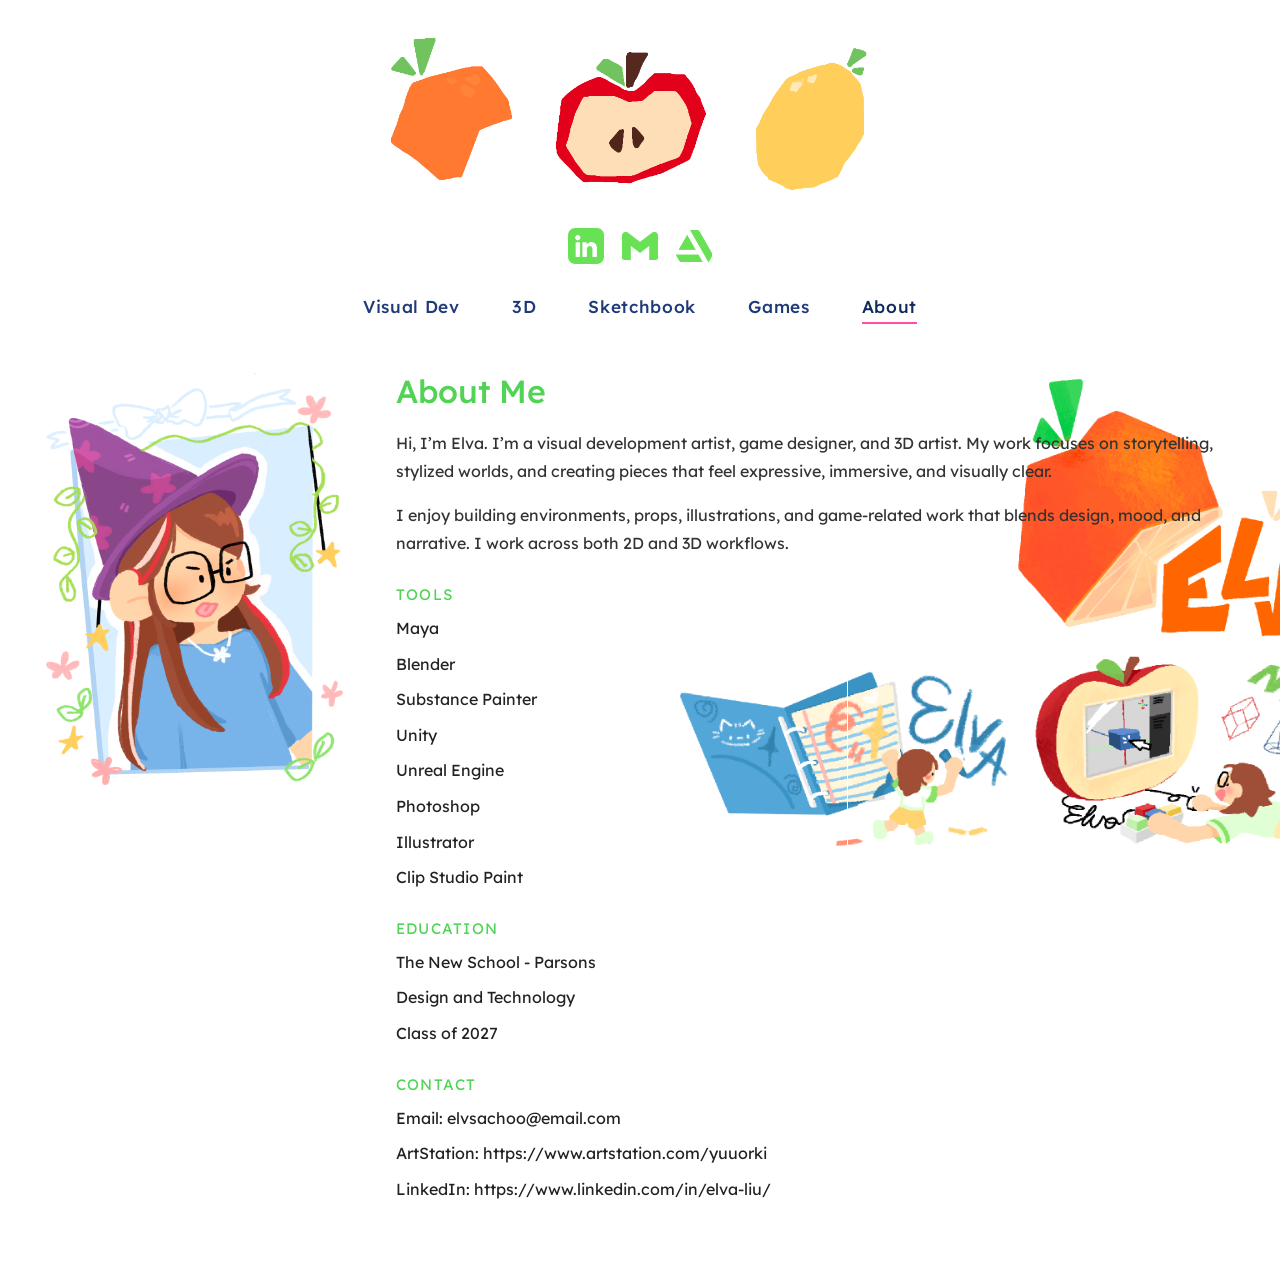
<file: about.html>
<!DOCTYPE html>
<html lang="en">
<head>
  <meta charset="UTF-8" />
  <meta name="viewport" content="width=device-width, initial-scale=1.0" />
  <title>Elva | About</title>
  <link rel="icon" type="image/x-icon" href="logos/lo.png">

  <link rel="stylesheet" href="style.css" />

  <link rel="preconnect" href="https://fonts.googleapis.com">
  <link rel="preconnect" href="https://fonts.gstatic.com" crossorigin>
  <link href="https://fonts.googleapis.com/css2?family=Lexend:wght@300;400;500;600&display=swap" rel="stylesheet">
  <link rel="stylesheet" href="style.css" />
</head>
<body>

  <section class="intro-header2">
    <img src="logos/fruits.png" alt="Elva name logo" class="name-logo" />
  </section>

  <div class="social-bar">
    <a href="https://www.linkedin.com/in/elva-liu/" target="_blank" rel="noopener noreferrer">
      <img src="logos/link.png" alt="LinkedIn">
    </a>
  
    <a href="mailto:elvaschoo@gmail.com"  target="_blank" rel="noopener noreferrer">
      <img src="logos/mail.png" alt="Email" >
    </a>
  
    <a href="https://www.artstation.com/yuuorki" target="_blank" rel="noopener noreferrer">
      <img src="logos/artstat.png" alt="ArtStation">
    </a>
  </div>


  <header class="topbar">
    <nav>
      <ul class="nav-links">
        <li><a href="index.html">Visual Dev</a></li>
        <li><a href="3d.html">3D</a></li>
        <li><a href="sketchbook.html">Sketchbook</a></li>
        <li><a href="games.html">Games</a></li>
        <li><a href="about.html" class="active">About</a></li>
      </ul>
    </nav>
  </header>




  <main class="page-content">
    <section class="about-layout">
      <img src="logos/me.png" alt="Profile image" class="about-image" />

      <div class="about-text">
        <h1>About Me</h1>

        <p>
          Hi, I’m Elva. I’m a visual development artist, game designer, and 3D artist.
          My work focuses on storytelling, stylized worlds, and creating pieces that feel
          expressive, immersive, and visually clear.
        </p>

        <p>
          I enjoy building environments, props, illustrations, and game-related work that
          blends design, mood, and narrative. I work across both 2D and 3D workflows.
        </p>

        <div class="about-section-title">Tools</div>
        <ul class="info-list">
          <li>Maya</li>
          <li>Blender</li>
          <li>Substance Painter</li>
          <li>Unity</li>
          <li>Unreal Engine</li>
          <li>Photoshop</li>
          <li>Illustrator</li>
          <li>Clip Studio Paint</li>
        </ul>

        <div class="about-section-title">Education</div>
        <ul class="info-list">
          <li>The New School - Parsons</li>
          <li>Design and Technology </li>
          <li>Class of 2027 </li>
        </ul>


        <div class="about-section-title">Contact</div>
        <ul class="info-list">
          <li>Email: elvsachoo@email.com</li>
          <li>ArtStation: https://www.artstation.com/yuuorki </li>
          <li>LinkedIn: https://www.linkedin.com/in/elva-liu/ </li>
        </ul>
      </div>
    </section>

    <div class="bg"></div>
    
  </main>

</body>
</html>
</file>
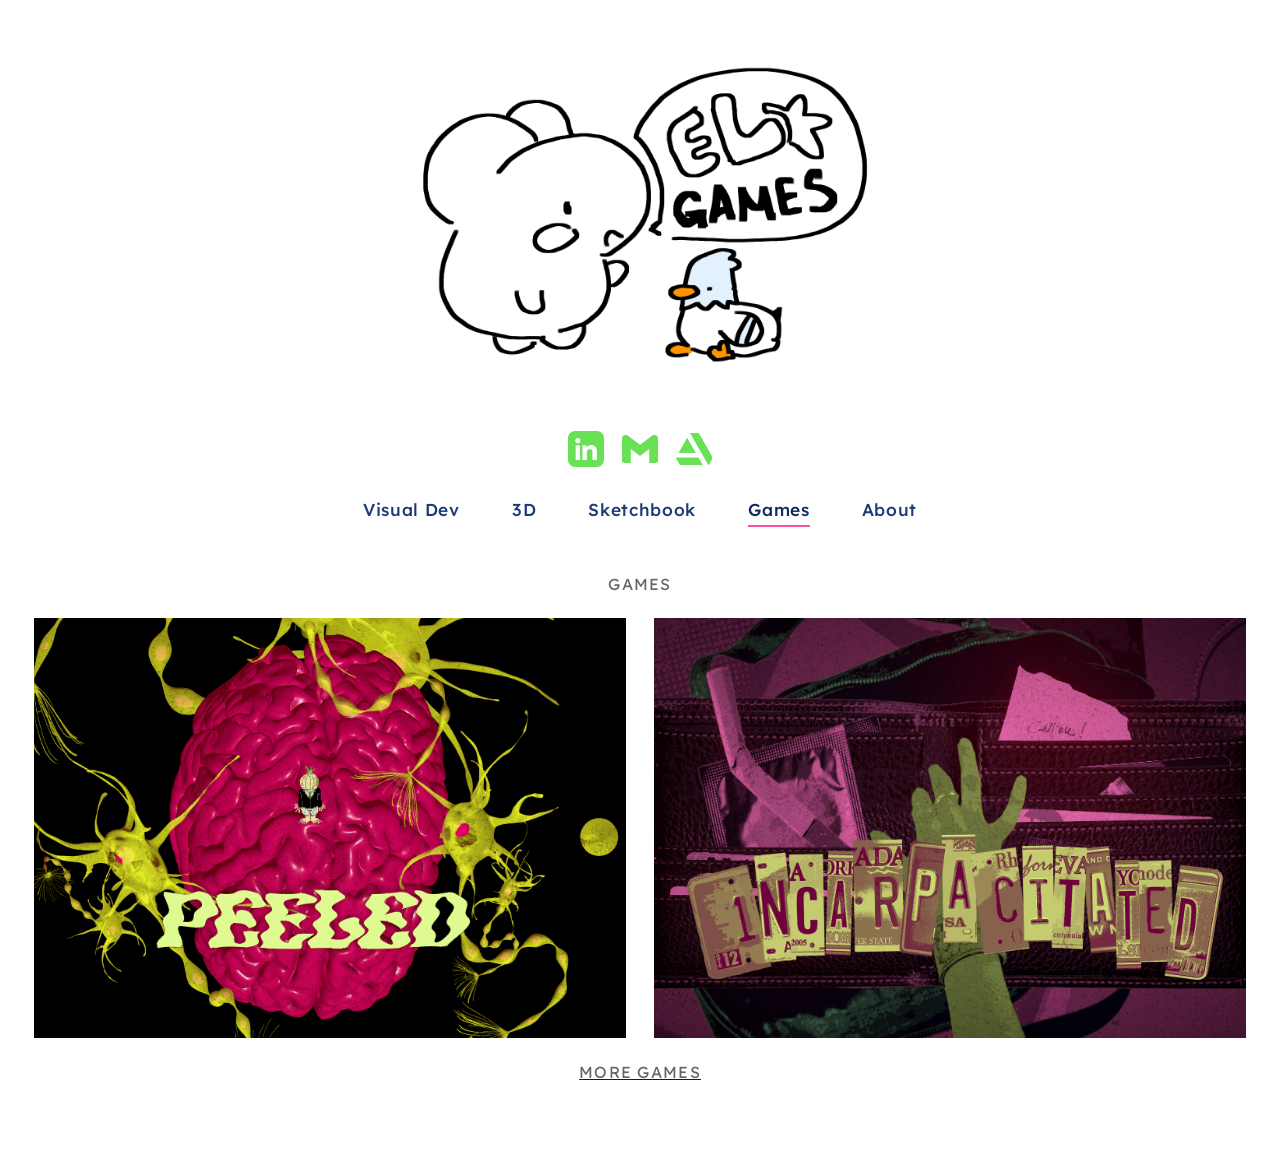
<file: games.html>
<!DOCTYPE html>
<html lang="en">
<head>
  <meta charset="UTF-8" />
  <meta name="viewport" content="width=device-width, initial-scale=1.0" />
  <title>Elva | Games</title>
  <link rel="icon" type="image/x-icon" href="logos/lo.png">

  <link rel="stylesheet" href="style.css" />

  <link rel="preconnect" href="https://fonts.googleapis.com">
  <link rel="preconnect" href="https://fonts.gstatic.com" crossorigin>
  <link href="https://fonts.googleapis.com/css2?family=Lexend:wght@300;400;500;600&display=swap" rel="stylesheet">
  <link rel="stylesheet" href="style.css" />
</head>
<body>

  <section class="intro-header">
    <img src="logos/fgaamelogo.png" alt="Elva name logo" class="name-logo" />
  </section>


  <div class="social-bar">
    <a href="https://www.linkedin.com/in/elva-liu/" target="_blank" rel="noopener noreferrer">
      <img src="logos/link.png" alt="LinkedIn">
    </a>
  
    <a href="mailto:elvaschoo@gmail.com"  target="_blank" rel="noopener noreferrer">
      <img src="logos/mail.png" alt="Email" >
    </a>
  
    <a href="https://www.artstation.com/yuuorki" target="_blank" rel="noopener noreferrer">
      <img src="logos/artstat.png" alt="ArtStation">
    </a>
  </div>


  <header class="topbar">
    <nav>
      <ul class="nav-links">
        <li><a href="index.html">Visual Dev</a></li>
        <li><a href="3d.html">3D</a></li>
        <li><a href="sketchbook.html">Sketchbook</a></li>
        <li><a href="games.html" class="active">Games</a></li>
        <li><a href="about.html">About</a></li>
      </ul>
    </nav>
  </header>

  <main class="page-content">
    <h2 class="page-title">Games</h2>

    <section class="gallery-grid">
      <div class="art-card">
        <a href="OnionGame.html"> <img src="game/Peel_ImageCard.png" alt="Game project 1" /></a>
       
      </div>
      <div class="art-card">
        <a href="incarGame.html">  <img src="game/inCar_gametitle.png" alt="Game project 2" /> </a>
      </div>

<!--       
      <div class="art-card">
        <img src="images/game3.jpg" alt="Game project 3" />
      </div>
      <div class="art-card">
        <img src="images/game1.jpg" alt="Game project 4" />
      </div>
      <div class="art-card">
        <img src="images/game2.jpg" alt="Game project 5" />
      </div>
      <div class="art-card">
        <img src="images/game3.jpg" alt="Game project 6" />
      </div> -->
    </section>

    <div>  <a href="https://elvaxx.itch.io/" target="_blank" rel="noopener noreferrer"><h2 class="link">more games</h2 ></a> </div>



  </main>



  <script src="script.js"></script>
</body>
</html>
</file>
<file: style.css>
* {
  margin: 0;
  padding: 0;
  box-sizing: border-box;
}

html {
  scroll-behavior: smooth;
}

body {
  background: #ffffff;
  color: #222;
  font-family: "Lexend", sans-serif;
}

/* big top name area */
.intro-header {
  height: 47vh;
  
  min-height: 20px;
  display: flex;
  align-items: flex-end;
  justify-content: center;
  padding-bottom: 5px;
  background: #ffffff;
}

.intro-header2 {
  height: 10px;
  margin-top: 40px;
  min-height: 180px;
  display: flex;
  align-items: flex-end;
  justify-content: center;
  margin-bottom: 1px;
  
}

.name-logo {
  width: 58%;
  max-width: 560px;
  height: auto;
  display: block;
}

/* sticky centered nav */
.topbar {
  position: sticky;
  top: 0;
  z-index: 1000;
  background: #ffffff;
  padding: 18px 20px 20px;
}

.topbar nav {
  display: flex;
  justify-content: center;
}

.nav-links {
  list-style: none;
  display: flex;
  gap: 52px;
  flex-wrap: wrap;
  justify-content: center;
}

.nav-links a {
  position: relative;
  text-decoration: none;
  color: #1f3a78;
  font-size: 1.08rem;
  font-weight: 500;
  letter-spacing: 0.04em;
  transition: color 0.2s ease;
}

.nav-links a::after {
  content: "";
  position: absolute;
  left: 0;
  bottom: -7px;
  width: 0;
  height: 2px;
  background: #ff4fa3;
  transition: width 0.22s ease;
}

.nav-links a:hover,
.nav-links a.active {
  color: #102a5c;
}

.nav-links a:hover::after,
.nav-links a.active::after {
  width: 100%;
}
/* page spacing */
.page-content {
  max-width: 1300px;
  margin: 0 auto;
  padding: 34px 34px 70px;
}

.page-title {
  font-size: 1rem;
  font-weight: 400;
  letter-spacing: 0.08em;
  color: #666;
  
  margin-bottom: 24px;
  text-transform: uppercase;
  text-align: center;
}

.link{
  font-size: 1rem;
  font-weight: 400;
  letter-spacing: 0.08em;
  color: #666;
  margin-top: 24px;
  margin-bottom: 24px;
  text-transform: uppercase;
  text-align: center;
}
.link:hover{

  color: #38e15f;
  margin-top: 24px;
  margin-bottom: 24px;
  text-transform: uppercase;
  text-align: center;
}

/* BIG 2-column gallery */
.gallery-grid {
  display: grid;
  grid-template-columns: repeat(2, 1fr);
  gap: 28px;
}


.art-card {
  position: relative;
  width: 100%;
  height: 420px;
  overflow: hidden;
  background: #f2f2f2;
  cursor: pointer;
}

.art-card img {
  width: 100%;
  height: 100%;
  object-fit: cover;
  transition: transform 0.3s ease;
}

.art-card:hover img {
  transform: scale(1.045);
}

/* 3d software bar */
.software-card .software-bar {
  position: absolute;
  left: 0;
  bottom: 0;
  width: 100%;
  padding: 14px 16px;
  background: rgba(198, 255, 75, 0.96);
  color: #111;
  font-size: 0.92rem;
  font-weight: 400;
  transform: translateY(100%);
  transition: transform 0.25s ease;
}

.software-card:hover .software-bar {
  transform: translateY(0);
}

/* about page */
.about-layout {
  display: grid;
  grid-template-columns: 320px 1fr;
  gap: 42px;
  align-items: start;
}

.about-image {
  width: 100%;
  height: 420px;
  object-fit: cover;

}

.about-text h1 {
  font-size: 2rem;
  font-weight: 500;
  margin-bottom: 18px;
  color: #51d355;
}

.about-text p {
  line-height: 1.75;
  margin-bottom: 16px;
  color: #333;
}

.about-section-title {
  margin-top: 28px;
  margin-bottom: 12px;
  font-size: 0.95rem;
  letter-spacing: 0.08em;
  text-transform: uppercase;
  color: #51d355;
}

.info-list {
  list-style: none;
}

.info-list li {
  margin-bottom: 10px;
  line-height: 1.6;
}

/* fullscreen lightbox */
.lightbox {
  position: fixed;
  inset: 0;
  background: rgba(255, 255, 255, 0.93);
  display: none;
  justify-content: center;
  align-items: center;
  z-index: 3000;
  padding: 40px;
}

.lightbox.show {
  display: flex;
}

.lightbox-image {
  max-width: 90vw;
  max-height: 88vh;
  object-fit: contain;
}

.lightbox-close {
  position: absolute;
  top: 24px;
  right: 24px;
  width: 52px;
  height: 52px;
  border: none;
  background: white;
  color: #111;
  font-size: 2rem;
  cursor: pointer;
}

.lightbox-arrow {
  position: absolute;
  top: 50%;
  transform: translateY(-50%);
  width: 56px;
  height: 56px;
  border: none;
  background: white;
  color: #111;
  font-size: 2rem;
  cursor: pointer;
}

.lightbox-arrow.left {
  left: 24px;
}

.lightbox-arrow.right {
  right: 24px;
}

.lightbox-close:hover,
.lightbox-arrow:hover {
  opacity: 0.9;
}


.image-group {
  margin-bottom: 40px;
}


.visdev-container {
  max-width: 900px;
  margin: 0 auto;
}

.visdev-piece {
  margin-bottom: 10px;
  display: block;
  clear: both;
}

.visdev-main-card {
  position: relative;
  width: 100%;
  height: auto !important;
  background: transparent;

  margin-bottom: 14px;
}

/* BIG hero image */
.main-image {
  width: 100%;
  height: auto;
  object-fit: contain;
  margin-bottom: 12px;
  display: block;
}
.sub-images {
  display: flex;
  gap: 16px;
  justify-content: center;
}

.sub-images img {
  height: 150px;
}

.sub-images2 {
  display: flex;
  gap: 16px;
  justify-content: center;
}

.sub-images2 img {
  height: 350px;
}

/* hover effect (your style) */
.visdev-container img {
  transition: transform 0.2s ease;
}

.visdev-container img:hover {
  transform: scale(1.03);
}

.main-image,
.sub-images img {
  cursor: pointer;
}

.visdev-card {
  position: relative;
  overflow: hidden;
  cursor: pointer;
}

/* green bar */
.visdev-bar {
  position: absolute;
  left: 0;
  bottom: 0;
  width: 100%;
  padding: 14px 16px;
  background: rgba(198, 255, 75, 0.96);
  color: #111;
  font-size: 0.92rem;
  transform: translateY(100%);
  transition: transform 0.25s ease;
}

/* show on hover */
.visdev-card:hover .visdev-bar {
  transform: translateY(0);
}

.visdev-card img {
  transition: transform 0.3s ease;
}

.visdev-card:hover img {
  transform: scale(1.02);
}

.visdev-main-card {
  width: 100%;
  height: auto !important; /* 🔥 THIS FIXES IT */
  background: transparent;
  margin-bottom: 10px;
}


.visdev-main-card img {
  width: 100%;
  height: auto;
  object-fit: contain;
  display: block;

}

.social-bar {
  display: flex;
  justify-content: center;
  gap: 20px;
  margin-top: 10px;
  margin-bottom: 10px;
}

.social-bar a img {
  width: 36px;   /* 👈 same size */
  height: 36px;  /* 👈 forces consistency */
  object-fit: contain;
  transition: transform 0.2s ease, opacity 0.2s ease;
}

.social-bar a:hover img {
  transform: scale(1.1);
  opacity: 0.85;
}

.social-bar {
  display: flex;
  justify-content: center;
  gap: 18px;
  margin-top: 8px;
  margin-bottom: 10px;
}

.social-bar img {
  width: 34px;
  height: 34px;
  object-fit: contain;
}

.project-page {
  max-width: 950px;
  margin: 0 auto;
}

.project-title {
  text-align: center;
  font-size: 2.2rem;
  font-weight: 500;
  margin-bottom: 18px;
}

.play-link-wrap {
  display: flex;
  justify-content: center;
  margin-bottom: 18px;
}

.play-link {
  text-decoration: none;
  color: #1f3a78;
  font-weight: 500;
  border-bottom: 2px solid #c6ff4b;
  padding-bottom: 4px;
  transition: color 0.2s ease, transform 0.2s ease;
}

.play-link:hover {
  color: #102a5c;
  transform: scale(1.03);
}

.project-meta,
.project-description {
  text-align: center;
  max-width: 760px;
  margin: 0 auto 14px;
  line-height: 1.7;
}

.project-hero {
  margin-top: 28px;
  margin-bottom: 18px;
}

.project-hero img {
  width: 100%;
  height: auto;
  display: block;
  object-fit: contain;
  cursor: pointer;
}

.project-gallery {
  display: flex;
  gap: 16px;
  justify-content: center;
  flex-wrap: wrap;
}

.project-gallery img {
  width: 280px;
  height: 180px;
  object-fit: cover;
  display: block;
  cursor: pointer;
}

.bg {
  position: fixed;
  top: 0;
  left: 0;
  width: 100%;
  height: 100%;

  background-image: url("logos/bg.png");
  background-size: cover;
  background-position: center;
  background-repeat: no-repeat;

  z-index: -1; /* puts it behind everything */
}

/* mobile */


.view-toggle {
  display: flex;
  justify-content: center;
  gap: 12px;
  margin-bottom: 30px;
}

.view-btn {
  font-family: 'Lexend', sans-serif;
  font-size: 14px;
  padding: 10px 18px;
  border: 1px solid #1d2d5a;
  background: white;
  color: #1d2d5a;
  cursor: pointer;
  border-radius: 999px;
  transition: 0.2s ease;
}

.view-btn:hover {
  transform: translateY(-1px);
}

.view-btn.active {
  background: #1d2d5a;
  color: white;
}

.visdev-container {
 width: 88%;
  max-width: 1100px;
  margin: 0 auto;
}

/* LIST VIEW */
.visdev-container.list-view {
  display: flex;
  flex-direction: column;
}

.visdev-container.list-view .visdev-piece {
  width: 100%;
}

.visdev-container.list-view .main-image {
  width: 100%;
  display: block;
  height: auto;
}

.visdev-container.list-view .sub-images,
.visdev-container.list-view .sub-images2 {
  display: flex;
  gap: 5px;
  margin-top: 5px;
  flex-wrap: wrap;
}

.visdev-container.list-view .sub-images img,
.visdev-container.list-view .sub-images2 img {
  width: calc(33.333% - 10px);
  height: auto;
  object-fit: cover;
  display: block;
}

.visdev-container.grid-view {
  display: grid;
  grid-template-columns: repeat(2, 1fr);
  gap: 16px;
  margin-bottom: 0px;
  align-items: start;
}

.visdev-container.grid-view .visdev-piece {
  width: 100%;
}
.visdev-container.grid-view .main-image {
  width: 100%;
  height: auto; /* 👈 IMPORTANT */
  object-fit: contain;
}

.visdev-container.grid-view .sub-images,
.visdev-container.grid-view .sub-images2 {
  display: none;
}

.visdev-container.grid-view {
  gap: 16px;
}


/* Card styling */
.visdev-card {
  position: relative;
  overflow: hidden;
}



.visdev-bar {
  padding: 12px 14px;
  font-size: 14px;
  background: rgb(84, 255, 127);
  color: #1d2d5a;
  text-align: center;
}

.visdev-card img {
  transition: transform 0.3s ease;
}

.visdev-card:hover img {
  transform: scale(1.03);
}

.project-title {
  font-size: 24px;
  font-weight: 500;
  text-align: center;
  margin: 5px 0 20px;
  color: #1d2d5a;
}

.visdev-container.grid-view .project-title {
  display: none;
}

@media (max-width: 650px) {

  .visdev-container.grid-view {
    grid-template-columns: 1fr;
  }

  .visdev-container.list-view .sub-images img,
  .visdev-container.list-view .sub-images2 img {
    width: 100%;
  }

  .intro-header {
    height: 28vh;
    min-height: 180px;
    margin-top: 15px;
  }

  .name-logo {
    width: 70%;
    margin-top: 30px;
  }

  .nav-links {
    gap: 20px;
  }

  .gallery-grid {
    grid-template-columns: 1fr;
  }

  .art-card {
    height: 320px;
  }

  .page-content {
    padding: 28px 20px 50px;
  }

  .about-layout {
    grid-template-columns: 1fr;
  }

  .about-image {
    height: 320px;
  }

    .sub-images {
    flex-direction: column;
    align-items: center;
  }
  .sub-images img {
    width: 80%;
    max-width: 320px;
  }
}
</file>
